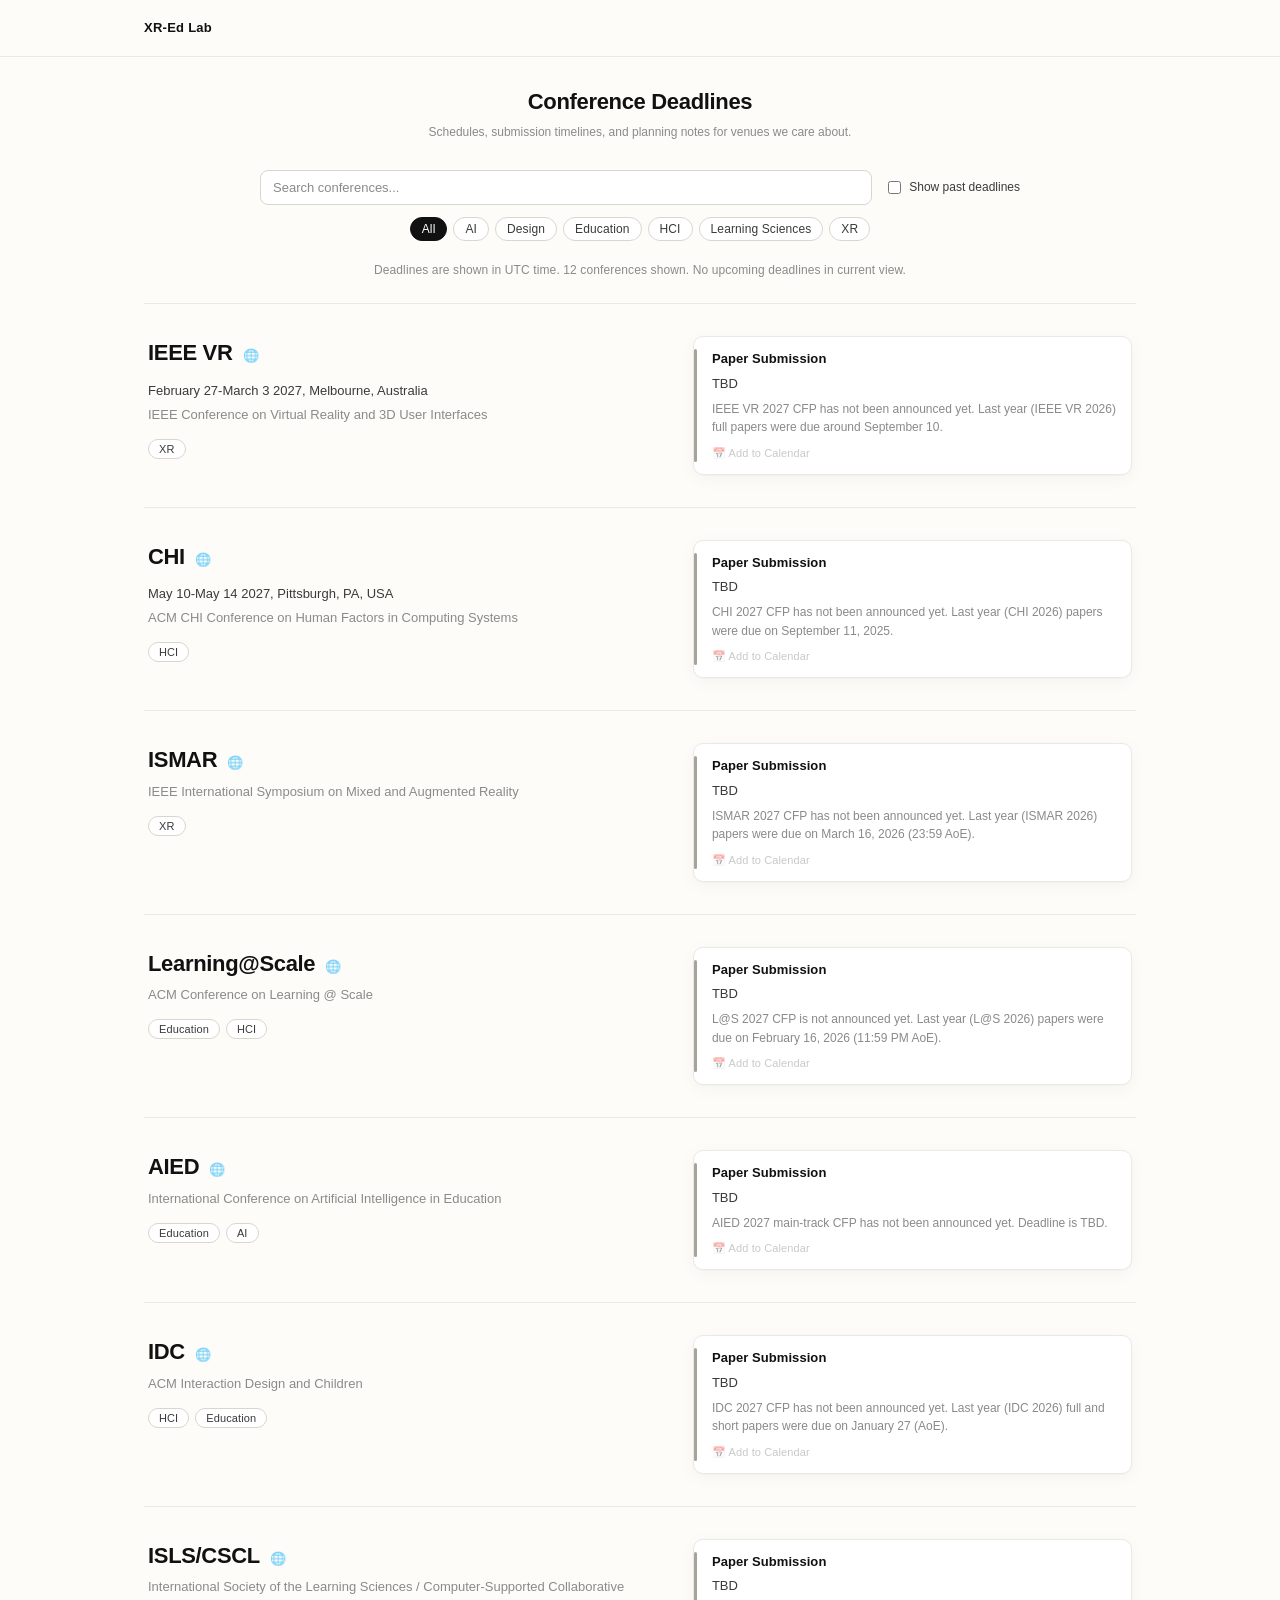
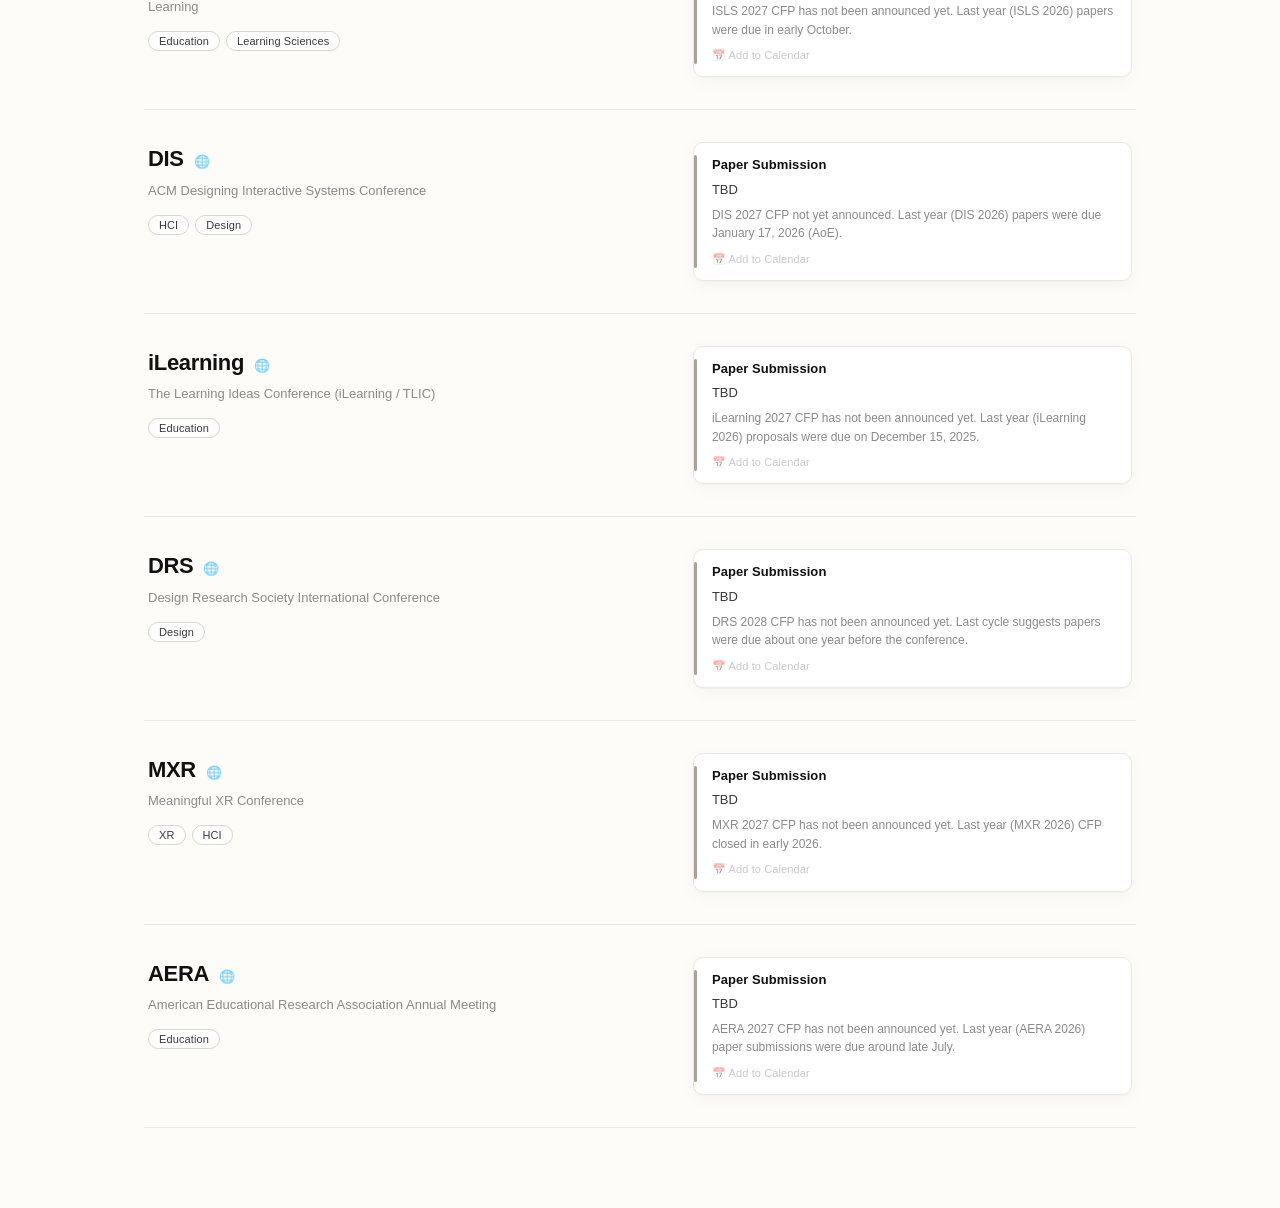
<file: index.html>
<!doctype html>
<html lang="en">
  <head>
    <meta charset="UTF-8" />
    <meta name="viewport" content="width=device-width, initial-scale=1.0" />
    <title>Conference Deadline Tracker</title>
    <link rel="stylesheet" href="./styles.css" />
  </head>
  <body>
    <nav class="top-nav" aria-label="Main navigation">
      <div class="top-nav-inner">
        <a class="brand" href="./index.html">XR-Ed Lab</a>
      </div>
    </nav>

    <header class="page-header">
      <h1>Conference Deadlines</h1>
      <p>Schedules, submission timelines, and planning notes for venues we care about.</p>
    </header>

    <main class="layout">
      <section class="controls" aria-label="Filters">
        <div class="controls-row">
          <input id="search-input" type="search" placeholder="Search conferences..." />
          <label class="checkbox">
            <input id="show-past" type="checkbox" />
            <span>Show past deadlines</span>
          </label>
        </div>
        <div
          id="category-filter"
          class="category-filter"
          role="group"
          aria-label="Filter by category"
        ></div>
      </section>

      <section id="meta" class="meta"></section>
      <section id="deadline-list" class="rows" aria-live="polite"></section>
    </main>

    <template id="row-template">
      <article class="row">
        <div class="left-col">
          <div class="title-line">
            <h2 class="conf-name"><a class="conf-name-link"></a></h2>
            <a class="conf-link" target="_blank" rel="noreferrer" aria-label="Conference website">🌐</a>
          </div>
          <p class="event-line"></p>
          <p class="full-name"></p>
          <div class="categories"></div>
        </div>

        <div class="right-col">
          <div class="deadline-items"></div>
        </div>
      </article>
    </template>

    <script src="./app.js" type="module"></script>
  </body>
</html>
</file>
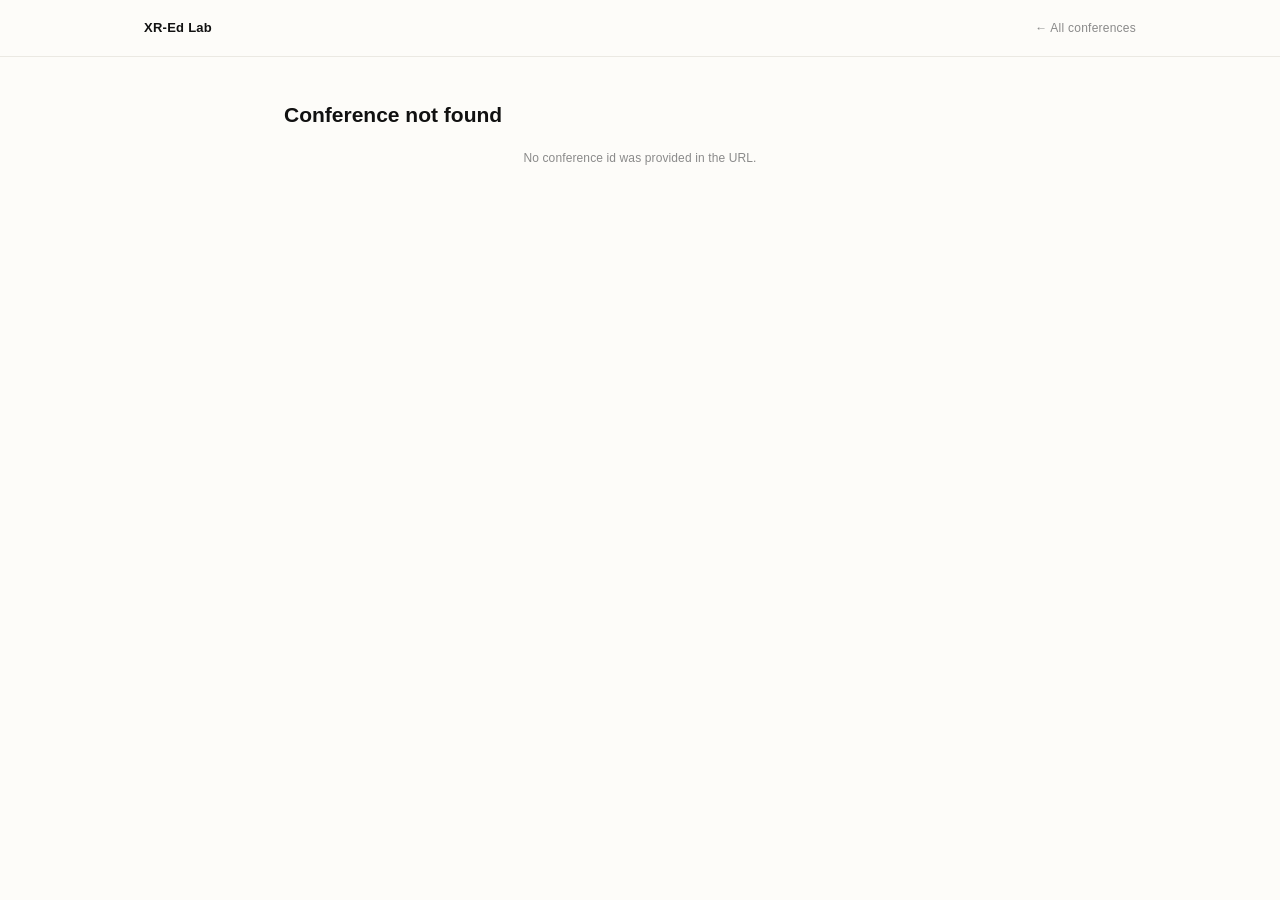
<file: conference.html>
<!doctype html>
<html lang="en">
  <head>
    <meta charset="UTF-8" />
    <meta name="viewport" content="width=device-width, initial-scale=1.0" />
    <title>Conference Details</title>
    <link rel="stylesheet" href="./styles.css" />
  </head>
  <body>
    <nav class="top-nav" aria-label="Main navigation">
      <div class="top-nav-inner">
        <a class="brand" href="./index.html">XR-Ed Lab</a>
        <a class="top-action" href="./index.html">← All conferences</a>
      </div>
    </nav>

    <main class="layout detail-layout">
      <section id="detail" class="detail" aria-live="polite">
        <p class="meta">Loading…</p>
      </section>
    </main>

    <script src="./conference.js" type="module"></script>
  </body>
</html>
</file>
<file: styles.css>
:root {
  --bg: #fdfcf9;
  --surface: #ffffff;
  --text: #111111;
  --text-soft: #3a3a3a;
  --muted: #8a8a8a;
  --line: #ebe9e3;
  --line-strong: #d9d6ce;
  --accent: #111111;
  --chip-bg: #f3f1ea;
  --chip-text: #3a3a3a;
  --status-today: #c2410c;
  --status-upcoming: #1d4ed8;
  --status-past: #b7b3a8;
  --status-unknown: #a8a39a;
  --radius: 10px;
  --shadow-soft: 0 1px 0 rgba(17, 17, 17, 0.02), 0 4px 18px rgba(17, 17, 17, 0.04);
}

* {
  box-sizing: border-box;
}

html,
body {
  margin: 0;
  padding: 0;
}

body {
  background: var(--bg);
  color: var(--text);
  font-family: "Inter", -apple-system, BlinkMacSystemFont, "SF Pro Text", "Segoe UI",
    "Helvetica Neue", Arial, sans-serif;
  font-size: 14px;
  line-height: 1.55;
  -webkit-font-smoothing: antialiased;
  -moz-osx-font-smoothing: grayscale;
}

a {
  color: var(--text);
  text-decoration: none;
  transition: opacity 0.15s ease;
}

a:hover {
  opacity: 0.7;
}

/* ---------- top bar ---------- */

.top-nav {
  width: 100%;
  background: transparent;
  border-bottom: 1px solid var(--line);
}

.top-nav-inner {
  max-width: 1040px;
  margin: 0 auto;
  padding: 18px 24px;
  display: flex;
  justify-content: space-between;
  align-items: center;
  gap: 16px;
}

.brand {
  font-size: 13px;
  font-weight: 600;
  letter-spacing: 0.02em;
  color: var(--text);
}

.top-nav-right {
  display: flex;
  gap: 18px;
}

.top-action {
  font-size: 12px;
  color: var(--muted);
  letter-spacing: 0.02em;
}

.top-action:hover {
  color: var(--text);
  opacity: 1;
}

/* ---------- page header ---------- */

.page-header {
  max-width: 1040px;
  margin: 0 auto;
  text-align: center;
  padding: 28px 24px 8px;
}

.page-header h1 {
  margin: 0;
  font-size: 22px;
  font-weight: 600;
  letter-spacing: -0.015em;
  color: var(--text);
}

.page-header p {
  margin: 4px auto 0;
  max-width: 520px;
  font-size: 12px;
  color: var(--muted);
}

/* ---------- layout ---------- */

.layout {
  max-width: 1040px;
  margin: 0 auto;
  padding: 8px 24px 80px;
}

/* ---------- controls ---------- */

.controls {
  display: flex;
  flex-direction: column;
  gap: 12px;
  margin: 12px auto 20px;
  max-width: 760px;
}

.controls-row {
  display: flex;
  align-items: center;
  gap: 16px;
}

#search-input {
  flex: 1;
  background: var(--surface);
  border: 1px solid var(--line-strong);
  border-radius: 8px;
  color: var(--text);
  font-size: 13px;
  font-family: inherit;
  padding: 9px 12px;
  transition: border-color 0.15s ease, box-shadow 0.15s ease;
}

#search-input::placeholder {
  color: var(--muted);
}

#search-input:focus {
  outline: none;
  border-color: var(--text);
  box-shadow: 0 0 0 3px rgba(17, 17, 17, 0.06);
}

.checkbox {
  display: flex;
  align-items: center;
  gap: 8px;
  font-size: 12px;
  color: var(--text-soft);
  white-space: nowrap;
  user-select: none;
}

.checkbox input {
  margin: 0;
  accent-color: var(--text);
}

.category-filter {
  display: flex;
  flex-wrap: wrap;
  justify-content: center;
  gap: 6px;
}

.filter-chip {
  border: 1px solid var(--line-strong);
  background: var(--surface);
  color: var(--chip-text);
  padding: 4px 11px;
  border-radius: 999px;
  font-size: 12px;
  font-weight: 500;
  letter-spacing: 0.01em;
  font-family: inherit;
  cursor: pointer;
  transition: background 0.15s ease, color 0.15s ease, border-color 0.15s ease;
}

.filter-chip:hover {
  border-color: var(--text);
  color: var(--text);
}

.filter-chip.active {
  background: var(--text);
  color: var(--surface);
  border-color: var(--text);
}

/* ---------- meta line ---------- */

.meta {
  font-size: 12px;
  color: var(--muted);
  text-align: center;
  margin: 0 0 24px;
  letter-spacing: 0.01em;
}

/* ---------- conference rows ---------- */

.rows {
  display: flex;
  flex-direction: column;
}

.row {
  display: grid;
  grid-template-columns: minmax(320px, 1.15fr) minmax(300px, 1fr);
  gap: 40px;
  align-items: start;
  padding: 32px 4px;
  border-top: 1px solid var(--line);
  transition: background 0.15s ease;
}

.rows .row:last-child {
  border-bottom: 1px solid var(--line);
}

.row:hover {
  background: rgba(0, 0, 0, 0.012);
}

.left-col,
.right-col {
  min-width: 0;
}

.title-line {
  display: flex;
  align-items: baseline;
  gap: 10px;
  flex-wrap: wrap;
}

.conf-name {
  margin: 0;
  font-size: 22px;
  font-weight: 600;
  letter-spacing: -0.015em;
}

.conf-name-link {
  color: inherit;
}

.conf-name-link:hover {
  text-decoration: underline;
  text-underline-offset: 3px;
  text-decoration-thickness: 1px;
  opacity: 1;
}

.conf-link {
  font-size: 13px;
  line-height: 1;
  opacity: 0.55;
}

.conf-link:hover {
  opacity: 1;
}

.full-name {
  margin: 4px 0 0;
  color: var(--muted);
  font-size: 13px;
}

.event-line {
  margin: 10px 0 0;
  color: var(--text-soft);
  font-size: 13px;
}

.categories {
  margin-top: 14px;
  display: flex;
  flex-wrap: wrap;
  gap: 6px;
}

.category-chip {
  border: 1px solid var(--line-strong);
  background: var(--surface);
  color: var(--chip-text);
  padding: 3px 10px;
  border-radius: 999px;
  font-size: 11px;
  font-weight: 500;
  letter-spacing: 0.01em;
  cursor: pointer;
  transition: border-color 0.15s ease, color 0.15s ease, background 0.15s ease;
}

.category-chip:hover {
  border-color: var(--text);
  color: var(--text);
}

.category-chip.active {
  background: var(--text);
  color: var(--surface);
  border-color: var(--text);
}

a.category-chip {
  text-decoration: none;
}

/* ---------- deadline cards ---------- */

.deadline-items {
  display: grid;
  gap: 10px;
}

.deadline-item {
  position: relative;
  display: grid;
  gap: 4px;
  padding: 12px 14px 12px 18px;
  background: var(--surface);
  border: 1px solid var(--line);
  border-radius: var(--radius);
  box-shadow: var(--shadow-soft);
}

.deadline-item::before {
  content: "";
  position: absolute;
  left: 0;
  top: 12px;
  bottom: 12px;
  width: 3px;
  border-radius: 2px;
  background: var(--status-unknown);
}

.deadline-item[data-status="upcoming"]::before {
  background: var(--status-upcoming);
}

.deadline-item[data-status="today"]::before {
  background: var(--status-today);
}

.deadline-item[data-status="past"]::before {
  background: var(--status-past);
}

.deadline-item[data-status="past"] {
  opacity: 0.65;
}

.deadline-title {
  margin: 0;
  font-size: 13px;
  font-weight: 600;
  color: var(--text);
  letter-spacing: 0.005em;
}

.deadline-date {
  margin: 0;
  font-size: 13px;
  font-weight: 500;
  color: var(--text-soft);
}

.deadline-countdown {
  margin: 2px 0 0;
  font-size: 12px;
  color: var(--muted);
}

.deadline-item[data-status="today"] .deadline-countdown,
.deadline-item[data-status="upcoming"] .deadline-countdown {
  color: var(--status-today);
}

.deadline-item[data-status="upcoming"] .deadline-countdown {
  color: var(--status-upcoming);
}

.calendar-link {
  display: inline-block;
  margin-top: 4px;
  font-size: 11px;
  color: var(--muted);
  letter-spacing: 0.01em;
}

.calendar-link:hover {
  color: var(--text);
  opacity: 1;
}

.event-line:empty,
.full-name:empty,
.description:empty,
.deadline-title:empty,
.deadline-date:empty {
  display: none;
}

/* ---------- detail page ---------- */

.detail-layout {
  max-width: 760px;
  padding-top: 24px;
}

.back-link {
  display: inline-block;
  font-size: 12px;
  color: var(--muted);
  margin-bottom: 24px;
  letter-spacing: 0.01em;
}

.back-link:hover {
  color: var(--text);
  opacity: 1;
}

.detail-header {
  padding: 4px 0 28px;
  border-bottom: 1px solid var(--line);
}

.detail-header .conf-name {
  font-size: 30px;
  font-weight: 600;
  letter-spacing: -0.02em;
}

.detail-header .event-line {
  font-size: 14px;
}

.detail-section {
  padding: 28px 0;
  border-bottom: 1px solid var(--line);
}

.detail-section:last-child {
  border-bottom: none;
}

.detail-section h2 {
  margin: 0 0 12px;
  font-size: 11px;
  font-weight: 600;
  text-transform: uppercase;
  letter-spacing: 0.14em;
  color: var(--muted);
}

.detail-section .description {
  margin: 0;
  font-size: 15px;
  line-height: 1.7;
  color: var(--text-soft);
}

.detail-deadlines {
  grid-template-columns: 1fr;
}

.deadline-edition {
  margin: 0;
  font-size: 11px;
  color: var(--muted);
  letter-spacing: 0.01em;
}

/* ---------- responsive ---------- */

@media (max-width: 820px) {
  .page-header {
    padding: 36px 20px 16px;
  }

  .page-header h1 {
    font-size: 26px;
  }

  .layout {
    padding: 8px 20px 64px;
  }

  .controls {
    grid-template-columns: 1fr;
  }

  .row {
    grid-template-columns: 1fr;
    gap: 18px;
    padding: 24px 0;
  }

  .top-nav-inner {
    padding: 14px 20px;
  }
}
</file>
